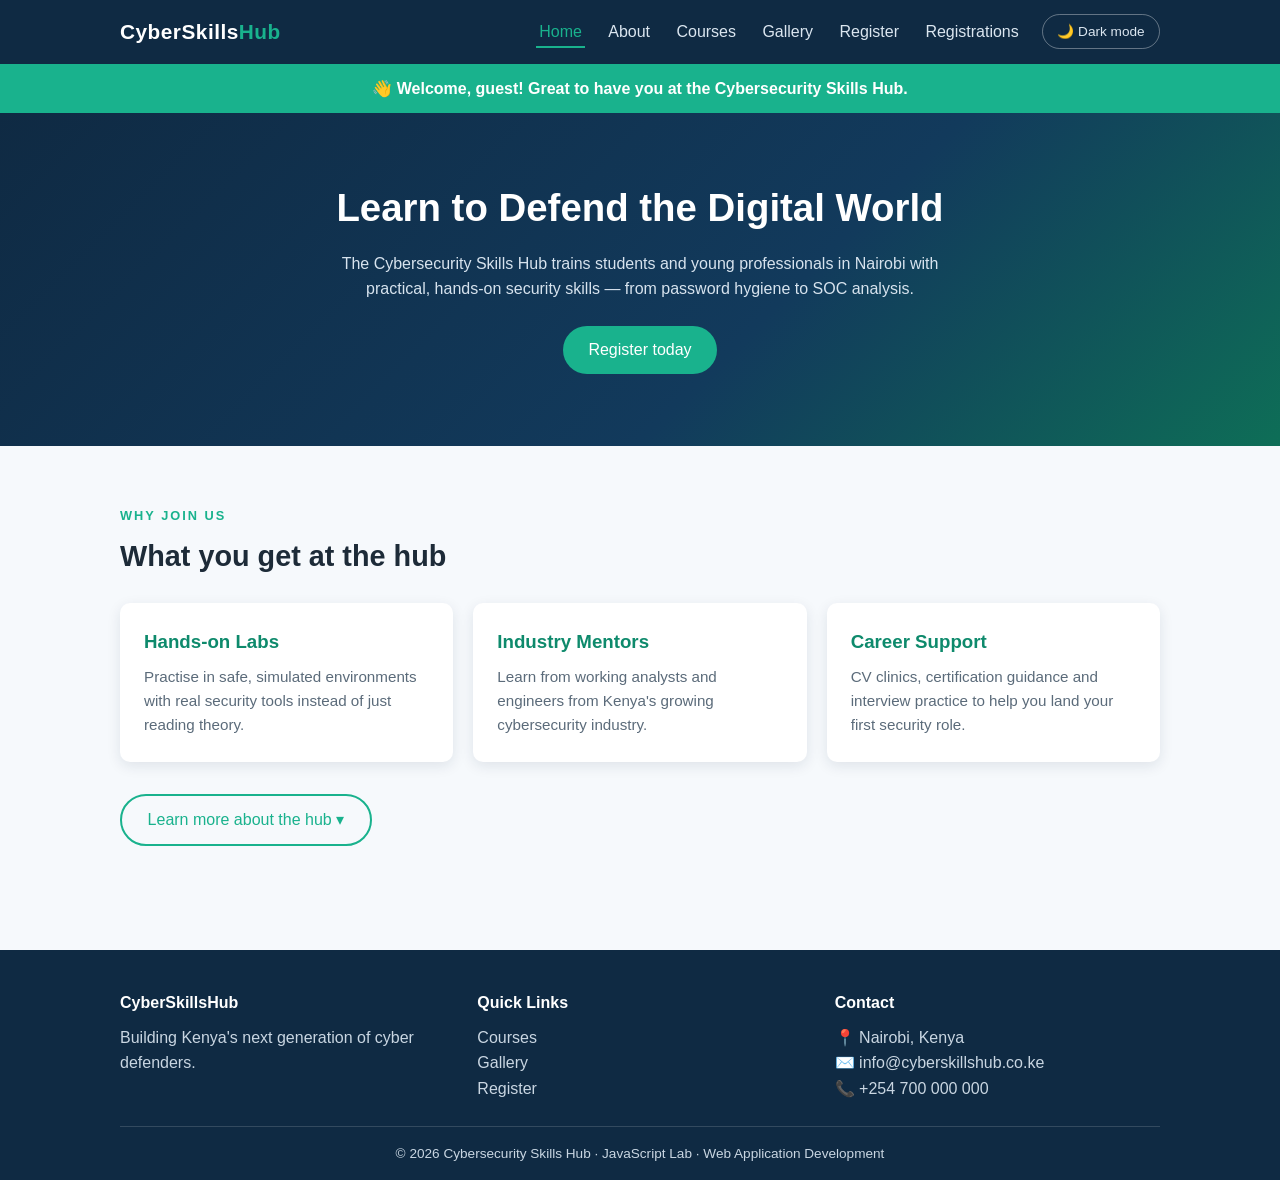
<file: index.html>
<!DOCTYPE html>
<html lang="en">
<head>
  <meta charset="UTF-8">
  <meta name="viewport" content="width=device-width, initial-scale=1.0">
  <title>Cybersecurity Skills Hub | Home</title>
  <link rel="stylesheet" href="style.css">
  <!-- General Functionality: one external JS file, linked with defer -->
  <script src="script.js" defer></script>
</head>
<body>

  <header class="navbar">
    <div class="container">
      <div class="logo">CyberSkills<span>Hub</span></div>
      <nav>
        <ul class="nav-links">
          <li><a href="index.html" class="active">Home</a></li>
          <li><a href="about.html">About</a></li>
          <li><a href="courses.html">Courses</a></li>
          <li><a href="gallery.html">Gallery</a></li>
          <li><a href="register.html">Register</a></li>
          <li><a href="view_registrations.php">Registrations</a></li>
          <li><button id="theme-toggle" class="theme-btn" type="button">🌙 Dark mode</button></li>
        </ul>
      </nav>
    </div>
  </header>

  <!-- Section A target: JS fills this in with the visitor's name -->
  <div id="welcome-banner" class="welcome-banner" aria-live="polite"></div>

  <section class="hero">
    <h1>Learn to Defend the Digital World</h1>
    <p>The Cybersecurity Skills Hub trains students and young professionals in
      Nairobi with practical, hands-on security skills — from password hygiene
      to SOC analysis.</p>
    <a class="btn" href="register.html">Register today</a>
  </section>

  <section class="section">
    <div class="container">
      <span class="eyebrow">Why join us</span>
      <h2>What you get at the hub</h2>
      <div class="card-grid">
        <div class="card">
          <h3>Hands-on Labs</h3>
          <p>Practise in safe, simulated environments with real security tools
            instead of just reading theory.</p>
        </div>
        <div class="card">
          <h3>Industry Mentors</h3>
          <p>Learn from working analysts and engineers from Kenya's growing
            cybersecurity industry.</p>
        </div>
        <div class="card">
          <h3>Career Support</h3>
          <p>CV clinics, certification guidance and interview practice to help
            you land your first security role.</p>
        </div>
      </div>

      <!-- Section D: show/hide dynamic content -->
      <p style="margin-top: 2rem;">
        <button id="more-info-btn" class="btn btn-outline" type="button">
          Learn more about the hub ▾
        </button>
      </p>
      <div id="more-info" class="info-panel hidden">
        <h3>About our training model</h3>
        <p>Our programmes run in the evenings and on weekends so that
          university students can attend without missing classes. Each cohort
          spends 60% of its time in practical labs, 25% in guided theory and
          15% on a capstone project presented to industry mentors. Graduates
          leave with a portfolio they can show to employers such as SOC
          providers, banks and telcos.</p>
      </div>
    </div>
  </section>

  <footer>
    <div class="container">
      <div class="footer-cols">
        <div class="footer-col">
          <h4>CyberSkillsHub</h4>
          <p>Building Kenya's next generation of cyber defenders.</p>
        </div>
        <div class="footer-col">
          <h4>Quick Links</h4>
          <ul>
            <li><a href="courses.html">Courses</a></li>
            <li><a href="gallery.html">Gallery</a></li>
            <li><a href="register.html">Register</a></li>
          </ul>
        </div>
        <div class="footer-col">
          <h4>Contact</h4>
          <ul>
            <li>📍 Nairobi, Kenya</li>
            <li>✉️ info@cyberskillshub.co.ke</li>
            <li>📞 +254 700 000 000</li>
          </ul>
        </div>
      </div>
      <div class="footer-bottom">
        <p>&copy; 2026 Cybersecurity Skills Hub · JavaScript Lab · Web Application Development</p>
      </div>
    </div>
  </footer>

</body>
</html>
</file>
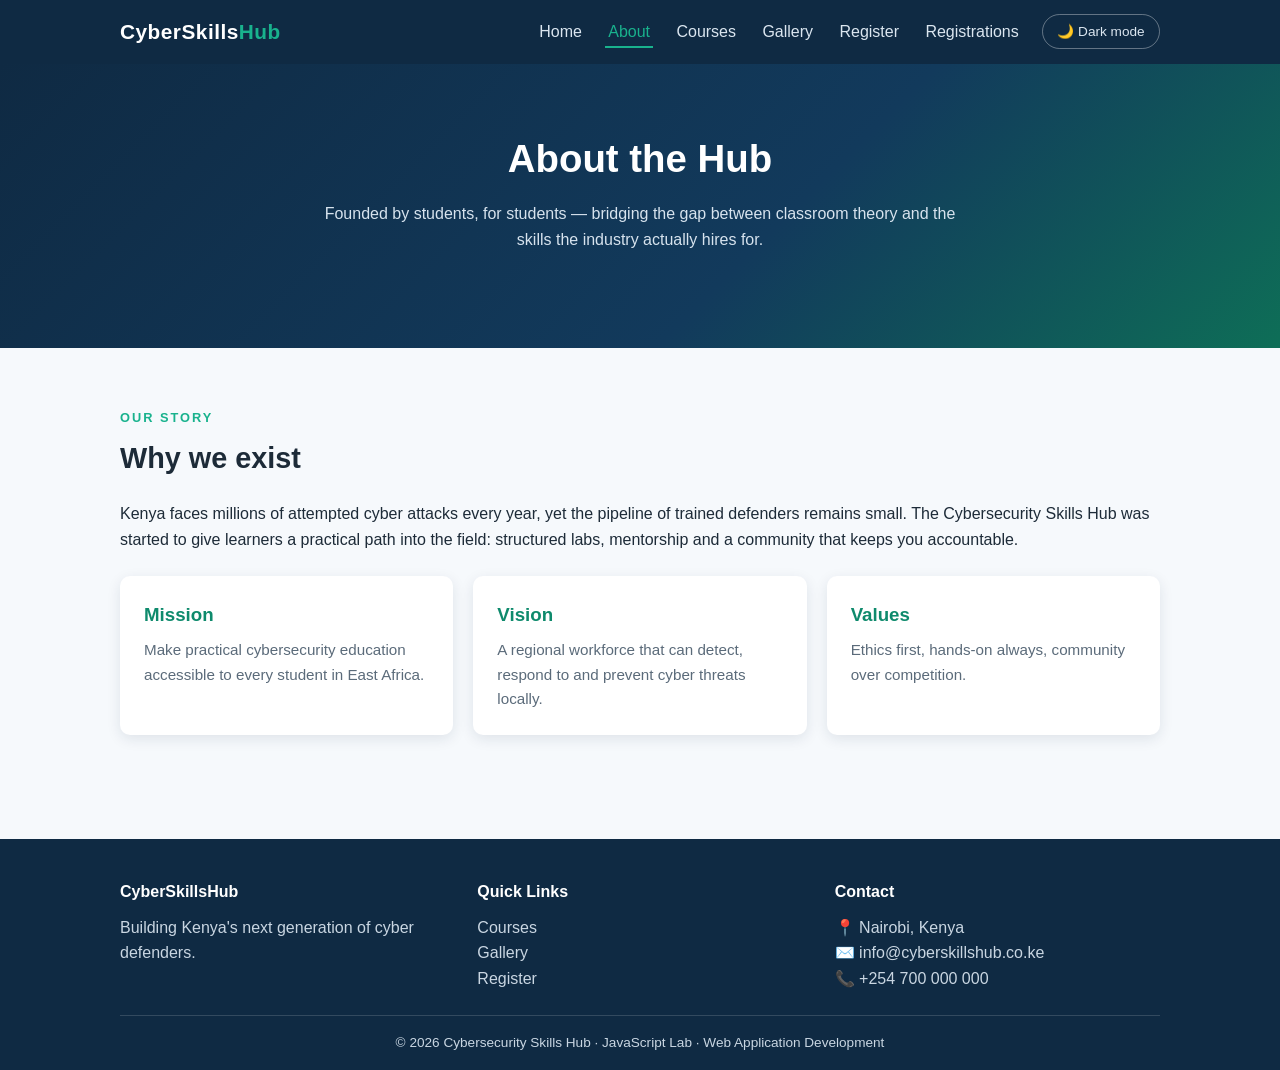
<file: about.html>
<!DOCTYPE html>
<html lang="en">
<head>
  <meta charset="UTF-8">
  <meta name="viewport" content="width=device-width, initial-scale=1.0">
  <title>Cybersecurity Skills Hub | About</title>
  <link rel="stylesheet" href="style.css">
  <script src="script.js" defer></script>
</head>
<body>

  <header class="navbar">
    <div class="container">
      <div class="logo">CyberSkills<span>Hub</span></div>
      <nav>
        <ul class="nav-links">
          <li><a href="index.html">Home</a></li>
          <li><a href="about.html" class="active">About</a></li>
          <li><a href="courses.html">Courses</a></li>
          <li><a href="gallery.html">Gallery</a></li>
          <li><a href="register.html">Register</a></li>
          <li><a href="view_registrations.php">Registrations</a></li>
          <li><button id="theme-toggle" class="theme-btn" type="button">🌙 Dark mode</button></li>
        </ul>
      </nav>
    </div>
  </header>

  <section class="page-hero">
    <h1>About the Hub</h1>
    <p>Founded by students, for students — bridging the gap between classroom
      theory and the skills the industry actually hires for.</p>
  </section>

  <section class="section">
    <div class="container">
      <span class="eyebrow">Our story</span>
      <h2>Why we exist</h2>
      <p>Kenya faces millions of attempted cyber attacks every year, yet the
        pipeline of trained defenders remains small. The Cybersecurity Skills
        Hub was started to give learners a practical path into the field:
        structured labs, mentorship and a community that keeps you
        accountable.</p>

      <div class="card-grid">
        <div class="card">
          <h3>Mission</h3>
          <p>Make practical cybersecurity education accessible to every
            student in East Africa.</p>
        </div>
        <div class="card">
          <h3>Vision</h3>
          <p>A regional workforce that can detect, respond to and prevent
            cyber threats locally.</p>
        </div>
        <div class="card">
          <h3>Values</h3>
          <p>Ethics first, hands-on always, community over competition.</p>
        </div>
      </div>
    </div>
  </section>

  <footer>
    <div class="container">
      <div class="footer-cols">
        <div class="footer-col">
          <h4>CyberSkillsHub</h4>
          <p>Building Kenya's next generation of cyber defenders.</p>
        </div>
        <div class="footer-col">
          <h4>Quick Links</h4>
          <ul>
            <li><a href="courses.html">Courses</a></li>
            <li><a href="gallery.html">Gallery</a></li>
            <li><a href="register.html">Register</a></li>
          </ul>
        </div>
        <div class="footer-col">
          <h4>Contact</h4>
          <ul>
            <li>📍 Nairobi, Kenya</li>
            <li>✉️ info@cyberskillshub.co.ke</li>
            <li>📞 +254 700 000 000</li>
          </ul>
        </div>
      </div>
      <div class="footer-bottom">
        <p>&copy; 2026 Cybersecurity Skills Hub · JavaScript Lab · Web Application Development</p>
      </div>
    </div>
  </footer>

</body>
</html>
</file>
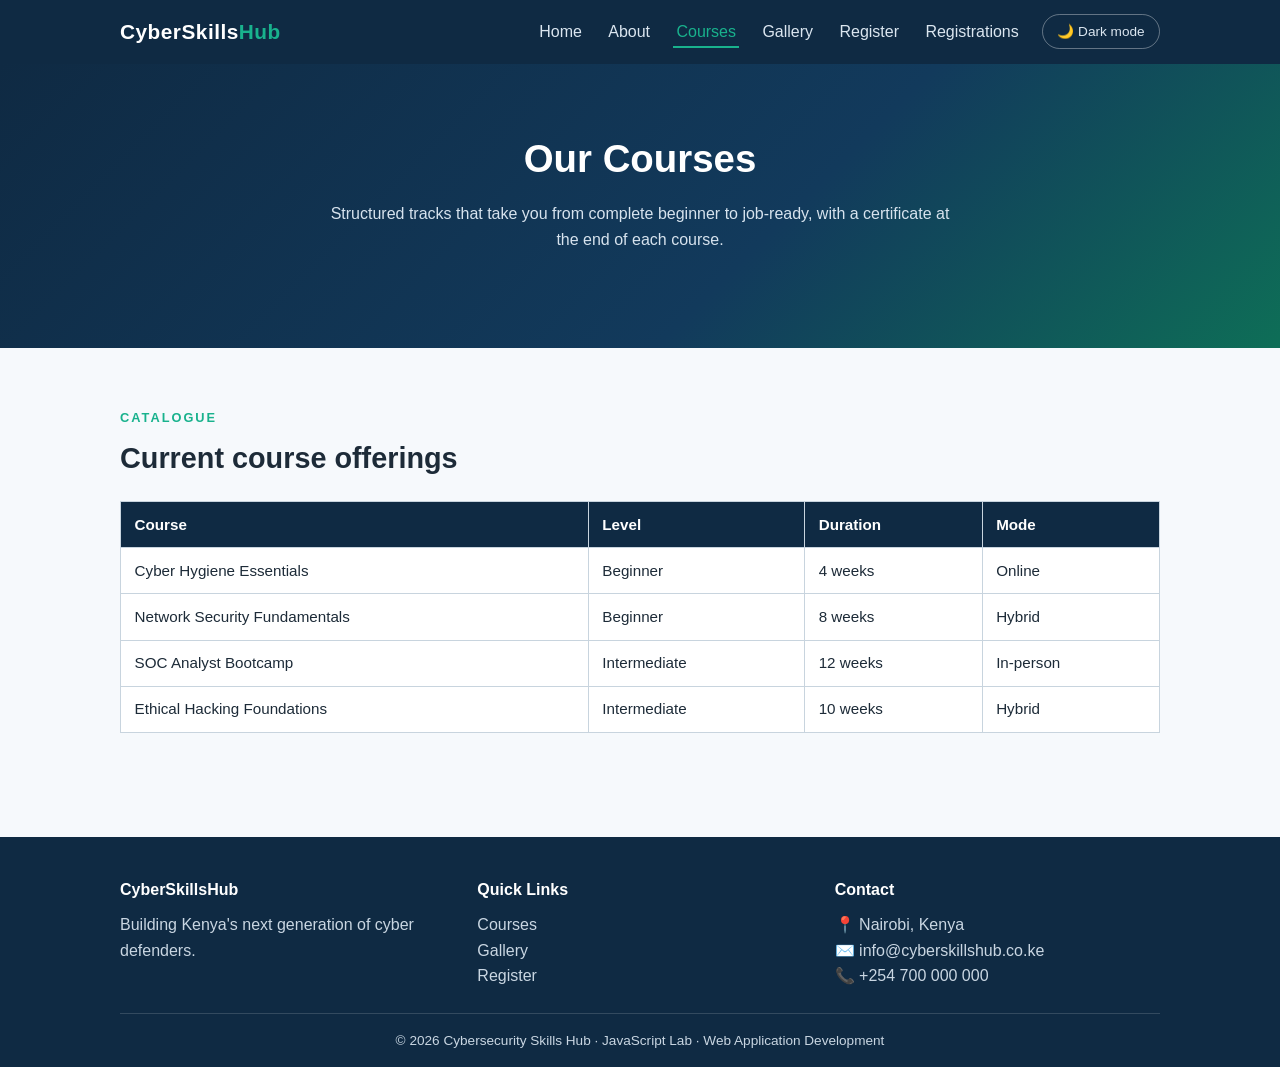
<file: courses.html>
<!DOCTYPE html>
<html lang="en">
<head>
  <meta charset="UTF-8">
  <meta name="viewport" content="width=device-width, initial-scale=1.0">
  <title>Cybersecurity Skills Hub | Courses</title>
  <link rel="stylesheet" href="style.css">
  <script src="script.js" defer></script>
</head>
<body>

  <header class="navbar">
    <div class="container">
      <div class="logo">CyberSkills<span>Hub</span></div>
      <nav>
        <ul class="nav-links">
          <li><a href="index.html">Home</a></li>
          <li><a href="about.html">About</a></li>
          <li><a href="courses.html" class="active">Courses</a></li>
          <li><a href="gallery.html">Gallery</a></li>
          <li><a href="register.html">Register</a></li>
          <li><a href="view_registrations.php">Registrations</a></li>
          <li><button id="theme-toggle" class="theme-btn" type="button">🌙 Dark mode</button></li>
        </ul>
      </nav>
    </div>
  </header>

  <section class="page-hero">
    <h1>Our Courses</h1>
    <p>Structured tracks that take you from complete beginner to job-ready,
      with a certificate at the end of each course.</p>
  </section>

  <section class="section">
    <div class="container">
      <span class="eyebrow">Catalogue</span>
      <h2>Current course offerings</h2>
      <table>
        <thead>
          <tr>
            <th>Course</th>
            <th>Level</th>
            <th>Duration</th>
            <th>Mode</th>
          </tr>
        </thead>
        <tbody>
          <tr>
            <td>Cyber Hygiene Essentials</td>
            <td>Beginner</td>
            <td>4 weeks</td>
            <td>Online</td>
          </tr>
          <tr>
            <td>Network Security Fundamentals</td>
            <td>Beginner</td>
            <td>8 weeks</td>
            <td>Hybrid</td>
          </tr>
          <tr>
            <td>SOC Analyst Bootcamp</td>
            <td>Intermediate</td>
            <td>12 weeks</td>
            <td>In-person</td>
          </tr>
          <tr>
            <td>Ethical Hacking Foundations</td>
            <td>Intermediate</td>
            <td>10 weeks</td>
            <td>Hybrid</td>
          </tr>
        </tbody>
      </table>
    </div>
  </section>

  <footer>
    <div class="container">
      <div class="footer-cols">
        <div class="footer-col">
          <h4>CyberSkillsHub</h4>
          <p>Building Kenya's next generation of cyber defenders.</p>
        </div>
        <div class="footer-col">
          <h4>Quick Links</h4>
          <ul>
            <li><a href="courses.html">Courses</a></li>
            <li><a href="gallery.html">Gallery</a></li>
            <li><a href="register.html">Register</a></li>
          </ul>
        </div>
        <div class="footer-col">
          <h4>Contact</h4>
          <ul>
            <li>📍 Nairobi, Kenya</li>
            <li>✉️ info@cyberskillshub.co.ke</li>
            <li>📞 +254 700 000 000</li>
          </ul>
        </div>
      </div>
      <div class="footer-bottom">
        <p>&copy; 2026 Cybersecurity Skills Hub · JavaScript Lab · Web Application Development</p>
      </div>
    </div>
  </footer>

</body>
</html>
</file>
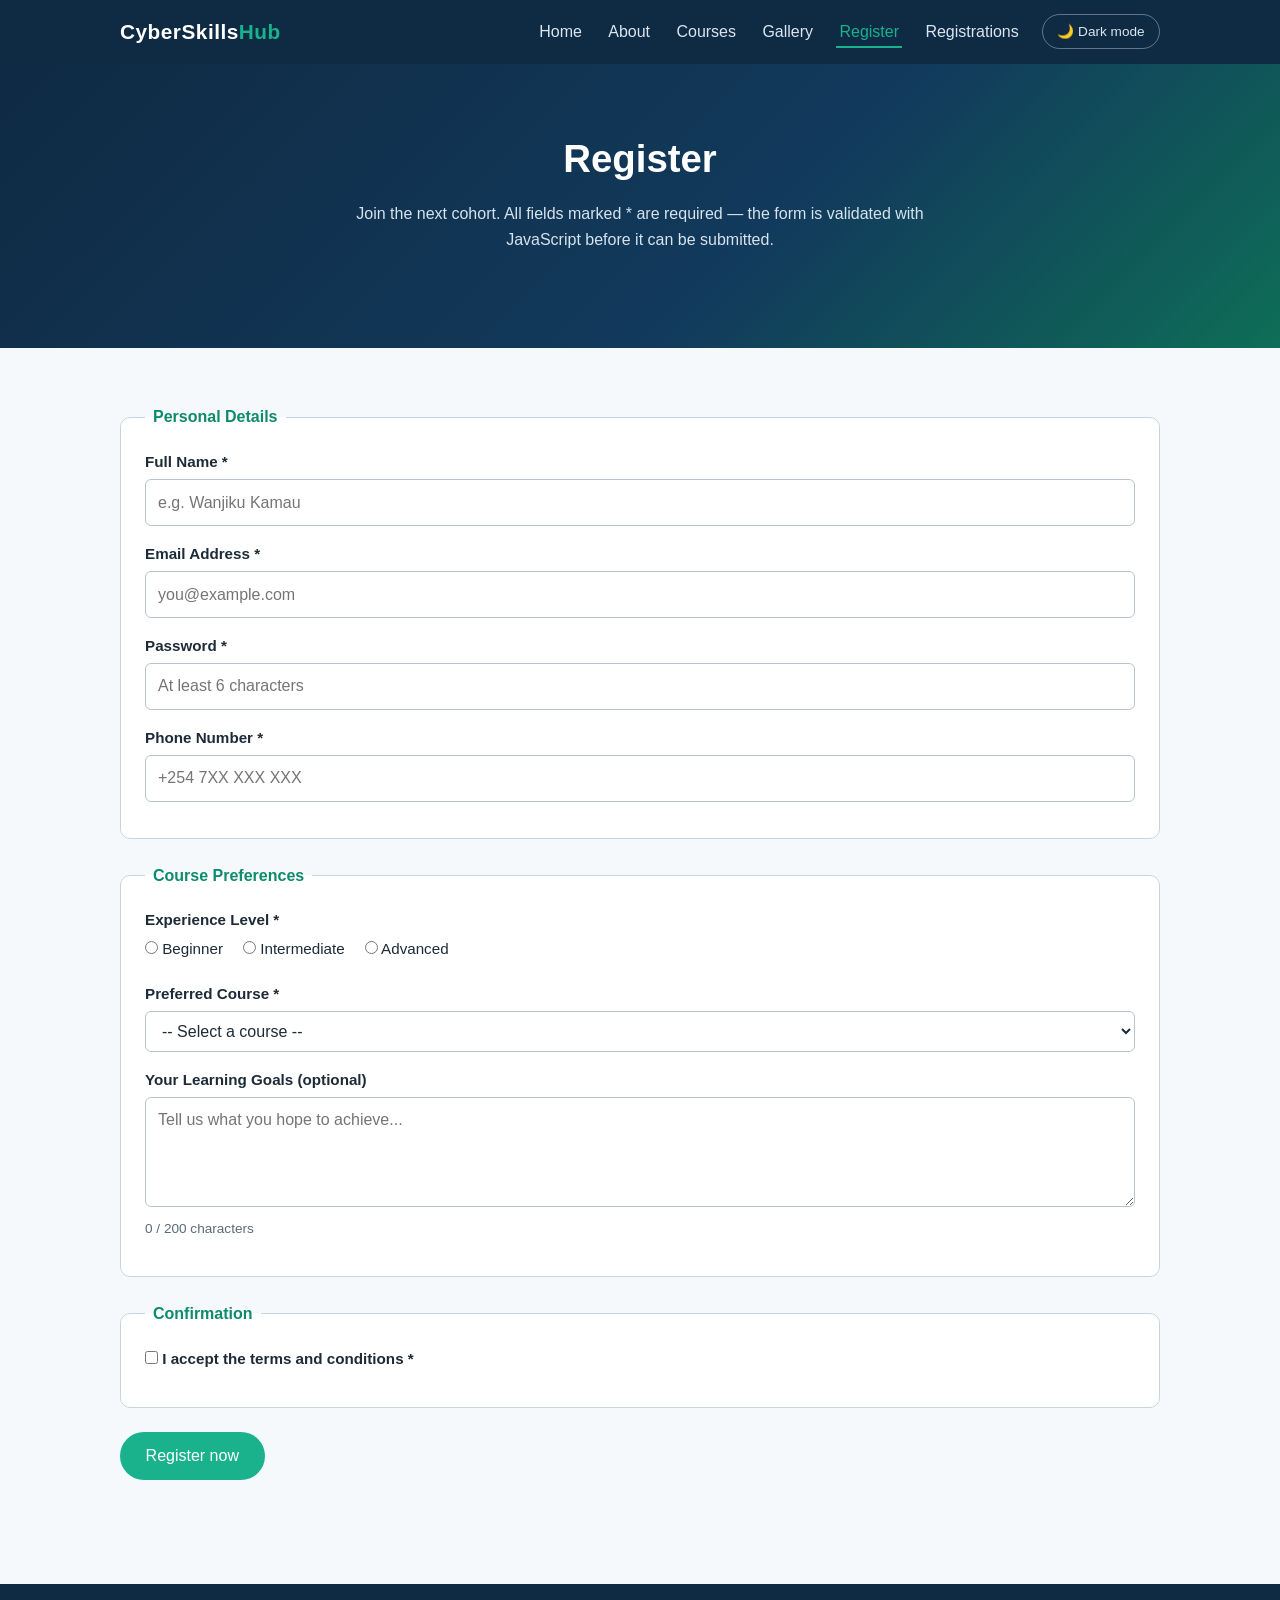
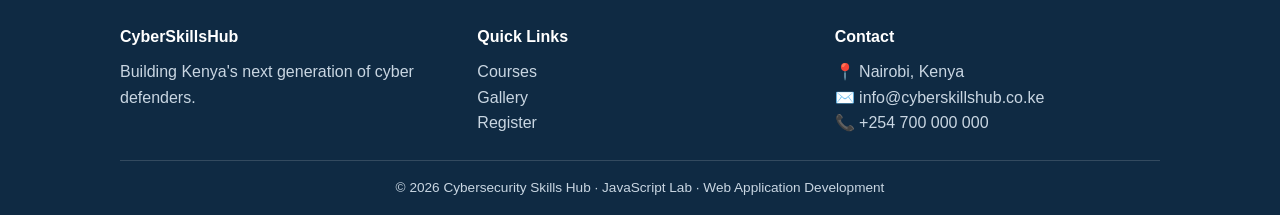
<file: register.html>
<!DOCTYPE html>
<html lang="en">
<head>
  <meta charset="UTF-8">
  <meta name="viewport" content="width=device-width, initial-scale=1.0">
  <title>Cybersecurity Skills Hub | Register</title>
  <link rel="stylesheet" href="style.css">
  <script src="script.js" defer></script>
</head>
<body>

  <header class="navbar">
    <div class="container">
      <div class="logo">CyberSkills<span>Hub</span></div>
      <nav>
        <ul class="nav-links">
          <li><a href="index.html">Home</a></li>
          <li><a href="about.html">About</a></li>
          <li><a href="courses.html">Courses</a></li>
          <li><a href="gallery.html">Gallery</a></li>
          <li><a href="register.html" class="active">Register</a></li>
          <li><a href="view_registrations.php">Registrations</a></li>
          <li><button id="theme-toggle" class="theme-btn" type="button">🌙 Dark mode</button></li>
        </ul>
      </nav>
    </div>
  </header>

  <section class="page-hero">
    <h1>Register</h1>
    <p>Join the next cohort. All fields marked * are required — the form is
      validated with JavaScript before it can be submitted.</p>
  </section>

  <section class="section">
    <div class="container">

      <!-- JS writes the overall error / success message here -->
      <div id="form-summary" class="form-summary" aria-live="polite"></div>

      <form id="register-form" action="process_register.php" method="post">

        <fieldset>
          <legend>Personal Details</legend>

          <div class="field">
            <label for="fullname">Full Name *</label>
            <input type="text" id="fullname" name="fullname" placeholder="e.g. Wanjiku Kamau">
          </div>

          <div class="field">
            <label for="email">Email Address *</label>
            <input type="email" id="email" name="email" placeholder="you@example.com">
          </div>

          <div class="field">
            <label for="password">Password *</label>
            <input type="password" id="password" name="password" placeholder="At least 6 characters">
          </div>

          <div class="field">
            <label for="phone">Phone Number *</label>
            <input type="tel" id="phone" name="phone" inputmode="tel" maxlength="16"
              autocomplete="tel" placeholder="+254 7XX XXX XXX">
          </div>
        </fieldset>

        <fieldset>
          <legend>Course Preferences</legend>

          <div class="field" id="level-group">
            <label>Experience Level *</label>
            <div class="inline-options">
              <label><input type="radio" name="level" value="beginner"> Beginner</label>
              <label><input type="radio" name="level" value="intermediate"> Intermediate</label>
              <label><input type="radio" name="level" value="advanced"> Advanced</label>
            </div>
          </div>

          <div class="field">
            <label for="course">Preferred Course *</label>
            <select id="course" name="course">
              <option value="">-- Select a course --</option>
              <option value="hygiene">Cyber Hygiene Essentials</option>
              <option value="network">Network Security Fundamentals</option>
              <option value="soc">SOC Analyst Bootcamp</option>
              <option value="hacking">Ethical Hacking Foundations</option>
            </select>
          </div>

          <div class="field">
            <label for="goals">Your Learning Goals (optional)</label>
            <textarea id="goals" name="goals" maxlength="200"
              placeholder="Tell us what you hope to achieve..."></textarea>
            <!-- Section F: live character counter -->
            <p id="goals-counter" class="char-counter">0 / 200 characters</p>
          </div>
        </fieldset>

        <fieldset>
          <legend>Confirmation</legend>
          <div class="field">
            <label>
              <input type="checkbox" name="terms" value="accepted">
              I accept the terms and conditions *
            </label>
          </div>
        </fieldset>

        <button type="submit" class="btn">Register now</button>
      </form>
    </div>
  </section>

  <footer>
    <div class="container">
      <div class="footer-cols">
        <div class="footer-col">
          <h4>CyberSkillsHub</h4>
          <p>Building Kenya's next generation of cyber defenders.</p>
        </div>
        <div class="footer-col">
          <h4>Quick Links</h4>
          <ul>
            <li><a href="courses.html">Courses</a></li>
            <li><a href="gallery.html">Gallery</a></li>
            <li><a href="register.html">Register</a></li>
          </ul>
        </div>
        <div class="footer-col">
          <h4>Contact</h4>
          <ul>
            <li>📍 Nairobi, Kenya</li>
            <li>✉️ info@cyberskillshub.co.ke</li>
            <li>📞 +254 700 000 000</li>
          </ul>
        </div>
      </div>
      <div class="footer-bottom">
        <p>&copy; 2026 Cybersecurity Skills Hub · JavaScript Lab · Web Application Development</p>
      </div>
    </div>
  </footer>

</body>
</html>
</file>
<file: style.css>
/* ============================================================
   Cybersecurity Skills Hub — style.css
   Carried over from the CSS lab, with additions at the bottom
   (marked "JS LAB ADDITIONS") to style the new JavaScript
   features: welcome banner, dark mode, form errors, etc.
   ============================================================ */

/* ---------- Custom properties (CSS variables) ---------- */
:root {
  --clr-primary: #0f2a43;
  --clr-accent: #19b28d;
  --clr-accent-dark: #0e8a6c;
  --clr-bg: #f6f9fc;
  --clr-surface: #ffffff;
  --clr-text: #1d2b38;
  --clr-muted: #5b6b7a;
  --clr-danger: #d64550;
  --radius: 10px;
  --shadow: 0 4px 14px rgba(15, 42, 67, 0.10);
  --maxw: 1080px;
}

/* Dark mode: JS toggles .dark-mode on <body>, and these
   overrides re-map the same variables site-wide. */
body.dark-mode {
  --clr-primary: #0b1926;
  --clr-bg: #101b26;
  --clr-surface: #182634;
  --clr-text: #e8eef4;
  --clr-muted: #9db0c0;
  --shadow: 0 4px 14px rgba(0, 0, 0, 0.45);
}

/* ---------- Reset & base ---------- */
* { margin: 0; padding: 0; box-sizing: border-box; }

body {
  font-family: "Segoe UI", Tahoma, Geneva, Verdana, sans-serif;
  background: var(--clr-bg);
  color: var(--clr-text);
  line-height: 1.6;
  transition: background 0.3s, color 0.3s;
}

.container { max-width: var(--maxw); margin: 0 auto; padding: 0 1.25rem; }
img { max-width: 100%; display: block; }

/* ---------- Navbar (Flexbox) ---------- */
.navbar {
  background: var(--clr-primary);
  position: sticky;
  top: 0;
  z-index: 10;
}
.navbar .container {
  display: flex;
  align-items: center;
  justify-content: space-between;
  flex-wrap: wrap;
  padding-top: 0.9rem;
  padding-bottom: 0.9rem;
  gap: 0.75rem;
}
.logo { color: #fff; font-size: 1.3rem; font-weight: 700; letter-spacing: 0.5px; }
.logo span { color: var(--clr-accent); }

.nav-links {
  display: flex;
  list-style: none;
  gap: 1.25rem;
  align-items: center;
  flex-wrap: wrap;
}
.nav-links a {
  color: #dbe6f0;
  text-decoration: none;
  padding: 0.35rem 0.2rem;
  border-bottom: 2px solid transparent;
  transition: color 0.2s, border-color 0.2s;
}
.nav-links a:hover { color: #fff; }
.nav-links a.active { color: var(--clr-accent); border-bottom-color: var(--clr-accent); }

/* Theme toggle button lives in the navbar */
.theme-btn {
  background: transparent;
  color: #dbe6f0;
  border: 1px solid rgba(255, 255, 255, 0.35);
  border-radius: 999px;
  padding: 0.35rem 0.9rem;
  font: inherit;
  font-size: 0.85rem;
  cursor: pointer;
  transition: background 0.2s, color 0.2s;
}
.theme-btn:hover { background: rgba(255, 255, 255, 0.12); color: #fff; }

/* ---------- Hero sections ---------- */
.hero, .page-hero {
  background: linear-gradient(135deg, var(--clr-primary), #123a5c 60%, #0e6e57);
  color: #fff;
  text-align: center;
  padding: 4rem 1.25rem 4.5rem;
}
.hero h1, .page-hero h1 { font-size: 2.4rem; margin-bottom: 0.75rem; }
.hero p, .page-hero p { max-width: 640px; margin: 0 auto 1.5rem; color: #d7e3ee; }

.btn {
  display: inline-block;
  background: var(--clr-accent);
  color: #fff;
  border: none;
  font: inherit;
  padding: 0.7rem 1.6rem;
  border-radius: 999px;
  text-decoration: none;
  cursor: pointer;
  transition: background 0.2s, transform 0.15s;
}
.btn:hover { background: var(--clr-accent-dark); transform: translateY(-2px); }
.btn-outline {
  background: transparent;
  border: 2px solid var(--clr-accent);
  color: var(--clr-accent);
}
.btn-outline:hover { background: var(--clr-accent); color: #fff; }

/* ---------- Generic sections & cards ---------- */
.section { padding: 3.5rem 0; }
.eyebrow {
  display: inline-block;
  color: var(--clr-accent);
  font-size: 0.8rem;
  font-weight: 700;
  text-transform: uppercase;
  letter-spacing: 2px;
  margin-bottom: 0.4rem;
}
.section h2 { font-size: 1.8rem; margin-bottom: 1.25rem; }

.card-grid {
  display: grid;
  grid-template-columns: repeat(auto-fit, minmax(240px, 1fr));
  gap: 1.25rem;
  margin-top: 1.5rem;
}
.card {
  background: var(--clr-surface);
  border-radius: var(--radius);
  box-shadow: var(--shadow);
  padding: 1.5rem;
  transition: transform 0.2s;
}
.card:hover { transform: translateY(-4px); }
.card h3 { margin-bottom: 0.5rem; color: var(--clr-accent-dark); }
body.dark-mode .card h3 { color: var(--clr-accent); }
.card p { color: var(--clr-muted); font-size: 0.95rem; }

/* ---------- Tables ---------- */
table { width: 100%; border-collapse: collapse; margin-top: 1.25rem; background: var(--clr-surface); }
th, td { border: 1px solid #c8d4de; padding: 0.65rem 0.85rem; text-align: left; font-size: 0.95rem; }
th { background: var(--clr-primary); color: #fff; }
body.dark-mode th, body.dark-mode td { border-color: #2c3f52; }

/* ---------- Gallery flip cards ---------- */
.gallery-grid {
  display: grid;
  grid-template-columns: repeat(auto-fit, minmax(250px, 1fr));
  gap: 1.5rem;
  margin-top: 1.5rem;
}
.flip-card {
  perspective: 1000px;
  height: 300px;
  cursor: pointer;
  border-radius: var(--radius);
}
.flip-inner {
  position: relative;
  width: 100%;
  height: 100%;
  transition: transform 0.6s;
  transform-style: preserve-3d;
}
.flip-card:hover .flip-inner,
.flip-card.flipped .flip-inner { transform: rotateY(180deg); }
.flip-front, .flip-back {
  position: absolute;
  inset: 0;
  backface-visibility: hidden;
  border-radius: var(--radius);
  overflow: hidden;
  box-shadow: var(--shadow);
}
.flip-front img { width: 100%; height: 100%; object-fit: cover; }
.flip-back {
  background: var(--clr-primary);
  color: #e6eef6;
  transform: rotateY(180deg);
  display: flex;
  flex-direction: column;
  justify-content: center;
  padding: 1.5rem;
}
.flip-back h3 { color: var(--clr-accent); margin-bottom: 0.5rem; }

/* JS adds .selected to the clicked card */
.flip-card.selected { outline: 3px solid var(--clr-accent); outline-offset: 3px; }

/* ---------- Form ---------- */
form fieldset {
  border: 1px solid #c8d4de;
  border-radius: var(--radius);
  padding: 1.25rem 1.5rem;
  margin-bottom: 1.5rem;
  background: var(--clr-surface);
}
body.dark-mode form fieldset { border-color: #2c3f52; }
form legend { font-weight: 700; color: var(--clr-accent-dark); padding: 0 0.5rem; }
body.dark-mode form legend { color: var(--clr-accent); }

.field { margin-bottom: 1rem; }
.field label { display: block; font-weight: 600; margin-bottom: 0.3rem; font-size: 0.95rem; }
.field input[type="text"],
.field input[type="email"],
.field input[type="password"],
.field input[type="tel"],
.field select,
.field textarea {
  width: 100%;
  padding: 0.6rem 0.75rem;
  border: 1px solid #b7c4d0;
  border-radius: 6px;
  font: inherit;
  background: var(--clr-surface);
  color: var(--clr-text);
}
.field textarea { resize: vertical; min-height: 110px; }
.field input:focus, .field select:focus, .field textarea:focus {
  outline: 2px solid var(--clr-accent);
  border-color: var(--clr-accent);
}
.inline-options { display: flex; gap: 1.25rem; flex-wrap: wrap; }
.inline-options label { font-weight: 400; }

/* ---------- Footer ---------- */
footer { background: var(--clr-primary); color: #c9d6e2; margin-top: 3rem; }
.footer-cols {
  display: flex;
  flex-wrap: wrap;
  gap: 2rem;
  padding: 2.5rem 0 1.5rem;
}
.footer-col { flex: 1 1 220px; }
.footer-col h4 { color: #fff; margin-bottom: 0.6rem; }
.footer-col ul { list-style: none; }
.footer-col a { color: #c9d6e2; text-decoration: none; }
.footer-col a:hover { color: var(--clr-accent); }
.footer-bottom {
  border-top: 1px solid rgba(255, 255, 255, 0.15);
  text-align: center;
  padding: 1rem 0;
  font-size: 0.85rem;
}

/* ============================================================
   JS LAB ADDITIONS
   ============================================================ */

/* Welcome banner (Section A) — hidden until JS fills it in */
.welcome-banner {
  display: none;
  background: var(--clr-accent);
  color: #fff;
  text-align: center;
  padding: 0.75rem 1.25rem;
  font-weight: 600;
}
.welcome-banner.visible { display: block; }

/* Show/hide panel (Section D) */
.hidden { display: none; }
.info-panel {
  background: var(--clr-surface);
  border-left: 4px solid var(--clr-accent);
  border-radius: 0 var(--radius) var(--radius) 0;
  box-shadow: var(--shadow);
  padding: 1.25rem 1.5rem;
  margin-top: 1rem;
}

/* Validation states (Section B) */
.field.invalid input,
.field.invalid select,
.field.invalid textarea,
input.invalid, select.invalid, textarea.invalid,
#level-group.invalid {
  border: 2px solid var(--clr-danger);
  border-radius: 6px;
}
#level-group.invalid { padding: 0.5rem; }
.error-msg { color: var(--clr-danger); font-size: 0.85rem; margin-top: 0.3rem; min-height: 0; }

.form-summary {
  border-radius: var(--radius);
  padding: 0.9rem 1.25rem;
  margin-bottom: 1.5rem;
  font-weight: 600;
  display: none;
}
.form-summary.error { display: block; background: #fdeaec; color: var(--clr-danger); }
.form-summary.success { display: block; background: #e2f6ef; color: var(--clr-accent-dark); }
body.dark-mode .form-summary.error { background: #3a1d22; }
body.dark-mode .form-summary.success { background: #143229; color: var(--clr-accent); }

/* Character counter (Section F) */
.char-counter { font-size: 0.85rem; color: var(--clr-muted); margin-top: 0.25rem; }

/* ---------- Responsive media queries ---------- */
@media (max-width: 720px) {
  .navbar .container { flex-direction: column; }
  .nav-links { justify-content: center; gap: 0.9rem; }
  .hero h1, .page-hero h1 { font-size: 1.8rem; }
  .footer-cols { flex-direction: column; gap: 1.25rem; }
}

/* ============================================================
   FINAL PROJECT ADDITIONS (PHP + MySQL pages)
   Styles for process_register.php, view_registrations.php and
   db_test.php. Everything reuses the same custom properties,
   so dark mode works on these pages automatically.
   ============================================================ */

/* Result cards on the PHP confirmation page */
.result-card {
  background: var(--clr-surface);
  border-radius: var(--radius);
  box-shadow: var(--shadow);
  padding: 1.5rem 1.75rem;
  margin-bottom: 1.5rem;
}
.result-card.ok  { border-left: 5px solid var(--clr-accent); }
.result-card.bad { border-left: 5px solid var(--clr-danger); }
.result-card h2 { margin-bottom: 0.6rem; }
.result-card ul { margin: 0.5rem 0 0.75rem 1.25rem; color: var(--clr-danger); }

/* Small labels, e.g. "POST" and the field count */
.badge {
  display: inline-block;
  background: var(--clr-accent);
  color: #fff;
  border-radius: 999px;
  padding: 0.15rem 0.7rem;
  font-size: 0.8rem;
  font-weight: 700;
}

/* Experience-level pills in the records table */
.pill {
  display: inline-block;
  border-radius: 999px;
  padding: 0.12rem 0.6rem;
  font-size: 0.78rem;
  font-weight: 700;
  text-transform: capitalize;
  color: #fff;
}
.pill.beginner     { background: var(--clr-accent-dark); }
.pill.intermediate { background: #c98a12; }
.pill.advanced     { background: var(--clr-danger); }

/* Toolbar above the records table (Flexbox) */
.toolbar {
  display: flex;
  flex-wrap: wrap;
  align-items: center;
  justify-content: space-between;
  gap: 1rem;
  margin: 1.25rem 0;
}
.search-form { display: flex; flex-wrap: wrap; gap: 0.5rem; }
.search-form input {
  padding: 0.55rem 0.75rem;
  border: 1px solid #b7c4d0;
  border-radius: 6px;
  font: inherit;
  min-width: 230px;
  background: var(--clr-surface);
  color: var(--clr-text);
}
.search-form input:focus { outline: 2px solid var(--clr-accent); border-color: var(--clr-accent); }

/* Per-course stat strip (Flexbox) */
.stats { display: flex; flex-wrap: wrap; gap: 1rem; margin-bottom: 1.5rem; }
.stat {
  flex: 1 1 180px;
  background: var(--clr-surface);
  border-radius: var(--radius);
  box-shadow: var(--shadow);
  padding: 1rem 1.25rem;
}
.stat .num { font-size: 1.7rem; font-weight: 700; color: var(--clr-accent-dark); }
body.dark-mode .stat .num { color: var(--clr-accent); }
.stat .lbl { font-size: 0.85rem; color: var(--clr-muted); }

/* Horizontal scroll wrapper so the records table works on phones */
.table-scroll { overflow-x: auto; }
.table-scroll table { min-width: 760px; }

/* Empty state when no records match */
.empty-state {
  background: var(--clr-surface);
  border: 1px dashed #b7c4d0;
  border-radius: var(--radius);
  text-align: center;
  padding: 2.5rem 1.5rem;
}
body.dark-mode .empty-state { border-color: #2c3f52; }

@media (max-width: 720px) {
  .toolbar { flex-direction: column; align-items: stretch; }
  .search-form input { min-width: 0; flex: 1 1 auto; }
}
</file>
